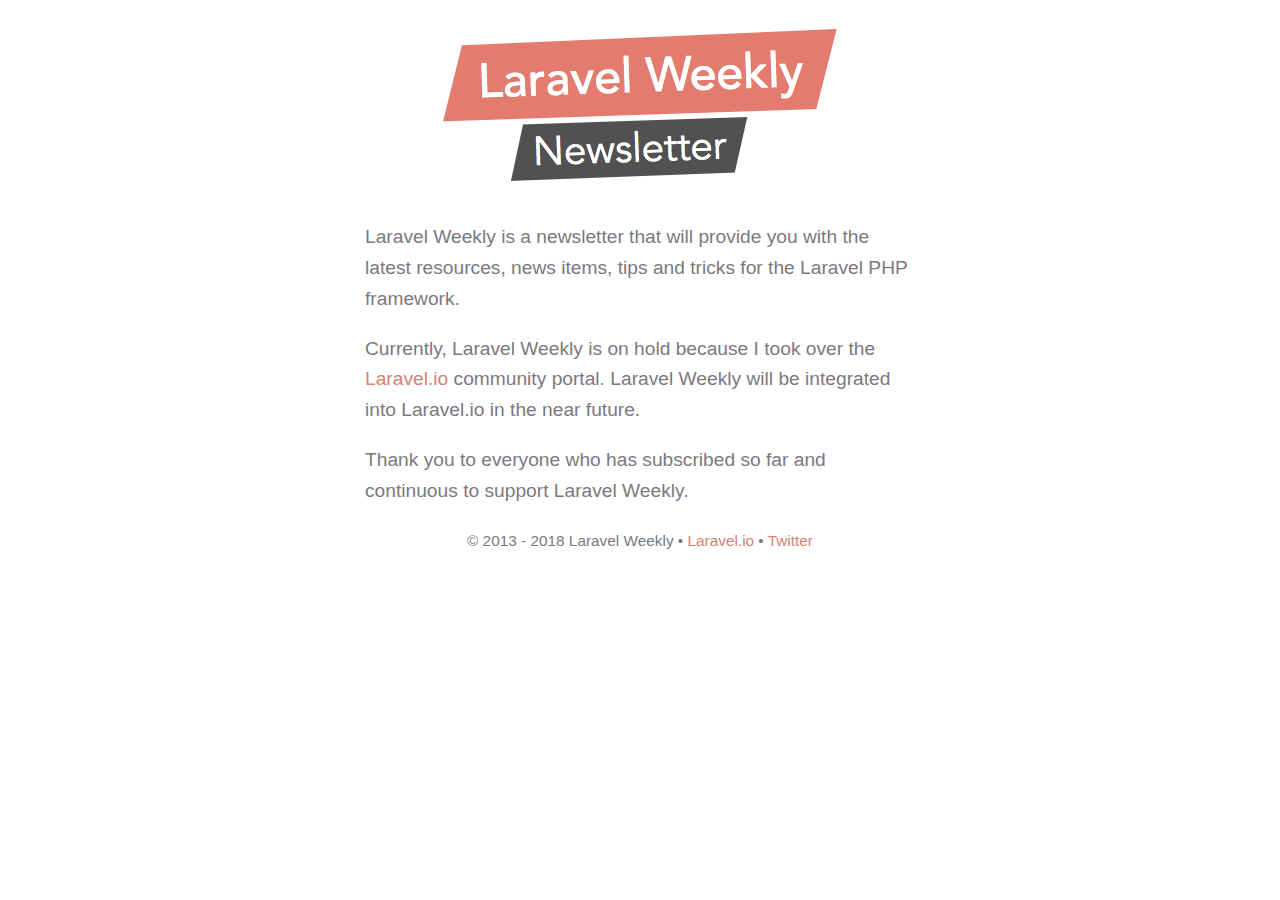
<file: index.html>
<!DOCTYPE html>
<html lang="en">
<head>
    <!-- Meta -->
    <meta http-equiv="Content-Type" content="text/html; charset=utf-8">
    <meta name="viewport" content="width=device-width, initial-scale=1">

    <!-- Info -->
    <title>Laravel Weekly</title>
    <meta name="description" content="A weekly Laravel newsletter full of resources, news, events and more.">

    <!-- Stylesheet -->
    <link rel="stylesheet" href="http://cdn-images.mailchimp.com/embedcode/classic-081711.css">
    <link rel="stylesheet" href="style.css">
</head>
<body>

<div id="container">
    <img src="laravel-weekly.png" alt="Laravel Weekly">

    <p>Laravel Weekly is a newsletter that will provide you with the latest resources, news items, tips and tricks for the Laravel PHP framework.</p>

    <p>Currently, Laravel Weekly is on hold because I took over the <a href="http://laravel.io">Laravel.io</a> community portal. Laravel Weekly will be integrated into Laravel.io in the near future.</p>

    <p>Thank you to everyone who has subscribed so far and continuous to support Laravel Weekly.</p>

    <p class="footer">
        &copy; 2013 - 2018 Laravel Weekly &bull;
        <a href="http://laravel.io">Laravel.io</a> &bull;
        <a href="https://twitter.com/laravelweekly">Twitter</a>
    </p>
</div>

<script>
    (function(f, a, t, h, o, m){
    a[h]=a[h]||function(){
    (a[h].q=a[h].q||[]).push(arguments)
    };
    o=f.createElement('script'),
    m=f.getElementsByTagName('script')[0];
    o.async=1; o.src=t; o.id='fathom-script';
    m.parentNode.insertBefore(o,m)
    })(document, window, 'https://cdn.usefathom.com/tracker.js', 'fathom');
    fathom('set', 'siteId', 'AXIAVRVG');
    fathom('trackPageview');
</script>
    
</body>
</html>
</file>
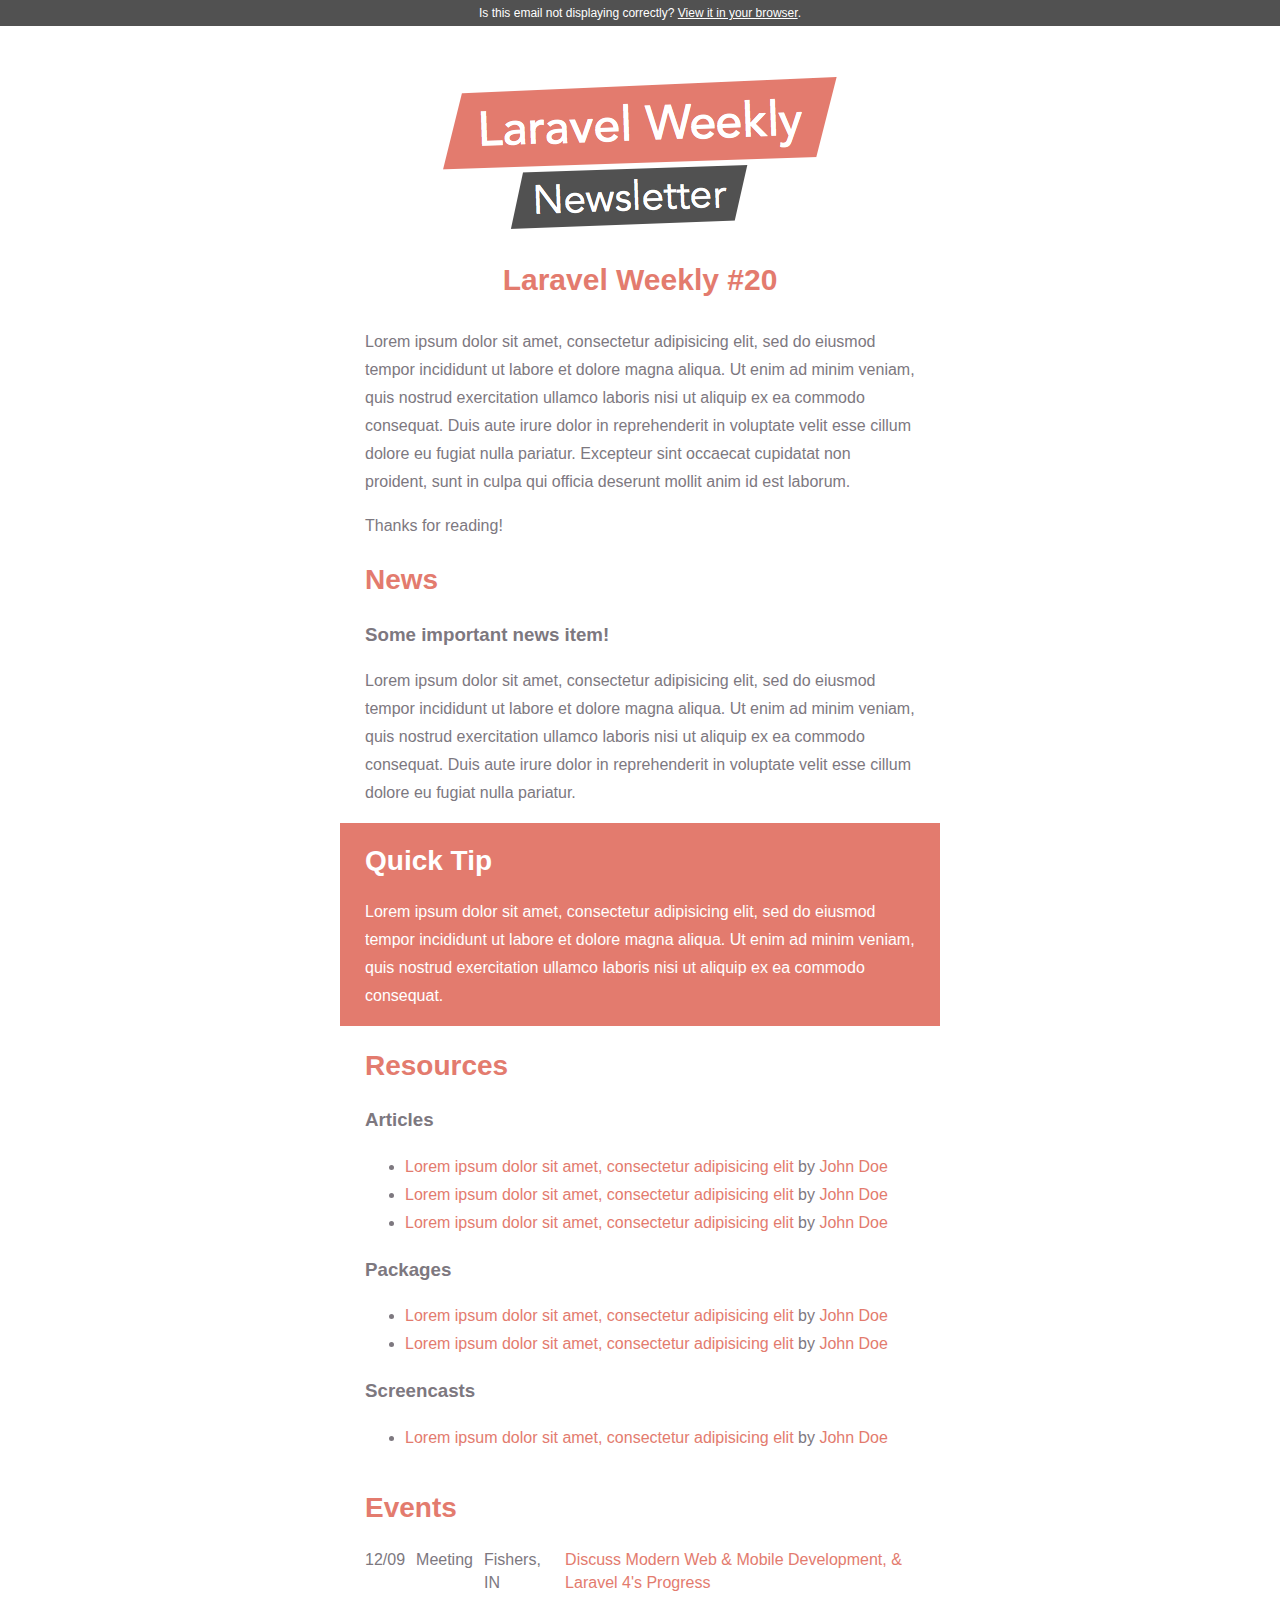
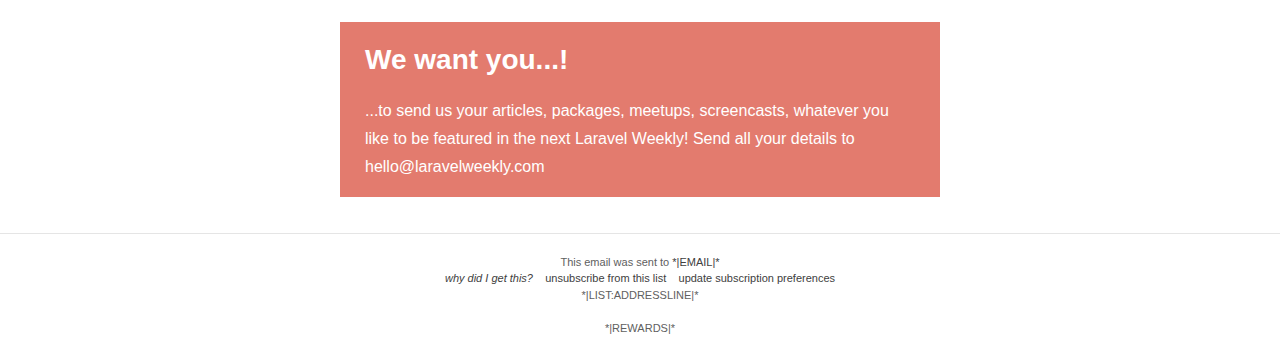
<file: newsletter.html>
<!DOCTYPE html PUBLIC "-//W3C//DTD XHTML 1.0 Strict//EN" "http://www.w3.org/TR/xhtml1/DTD/xhtml1-strict.dtd"> 
<html xmlns="http://www.w3.org/1999/xhtml">
<head>
    <!-- Meta -->
    <meta http-equiv="Content-Type" content="text/html; charset=UTF-8" />
    <meta property="og:title" content="*|MC:SUBJECT|*" /><!-- Facebook sharing information tags -->
    <meta name="viewport" content="width=device-width, initial-scale=1.0">

    <!-- Info -->
    <title>*|MC:SUBJECT|*</title>

    <!-- Styles -->
    <style type="text/css">
        /* Client-specific Styles */
        #outlook a {padding:0;} /* Force Outlook to provide a "view in browser" menu link. */
        body{width:100% !important; -webkit-text-size-adjust:100%; -ms-text-size-adjust:100%; margin:0; padding:0;} 

        /* Prevent Webkit and Windows Mobile platforms from changing default font sizes.*/ 
        .ExternalClass {width:100%;} /* Force Hotmail to display emails at full width */  
        .ExternalClass, .ExternalClass p, .ExternalClass span, .ExternalClass font, .ExternalClass td, .ExternalClass div {line-height: 100%;}

        /**
         * Forces Hotmail to display normal line spacing.
         * More on that: http://www.emailonacid.com/forum/viewthread/43/
         */ 
        #backgroundTable {margin:0; padding:0; width:100% !important; line-height: 100% !important;}
        /* End reset */

        /* Some sensible defaults for images
        Bring inline: Yes. */
        img {outline:none; text-decoration:none; -ms-interpolation-mode: bicubic;} 
        a img {border:none;} 
        .image_fix {display:block;}

        /* Yahoo paragraph fix
        Bring inline: Yes. */
        p {margin: 1em 0;}

        h1 {
            color: #E37B6E !important;
        }

        h1 a, h2 a, h3 a, h4 a, h5 a, h6 a {color: blue !important;}

        h1 a:active, h2 a:active,  h3 a:active, h4 a:active, h5 a:active, h6 a:active {
            color: red !important; /* Preferably not the same color as the normal header link color.  There is limited support for psuedo classes in email clients, this was added just for good measure. */
        }

        h1 a:visited, h2 a:visited,  h3 a:visited, h4 a:visited, h5 a:visited, h6 a:visited {
            color: purple !important; /* Preferably not the same color as the normal header link color. There is limited support for psuedo classes in email clients, this was added just for good measure. */
        }

        /* Outlook 07, 10 Padding issue fix
        Bring inline: No.*/
        table td {border-collapse: collapse;}

        /* Remove spacing around Outlook 07, 10 tables
        Bring inline: Yes */
        table { border-collapse:collapse; mso-table-lspace:0pt; mso-table-rspace:0pt; }

        /* Styling your links has become much simpler with the new Yahoo.  In fact, it falls in line with the main credo of styling in email and make sure to bring your styles inline.  Your link colors will be uniform across clients when brought inline.
        Bring inline: Yes. */
        a {color: #E37B6E;text-decoration: none;}

        p a:hover,
        li a:hover {
            text-decoration: underline;
        }

        @media only screen and (max-device-width: 480px) {
            /* Bare minimum to make email responsive on small screens. */
            body[yahoo] table { width: 100% !important; }
            body[yahoo] .img_100 {
                width: 100% !important;
                height: auto !important;
            }

            /* Part one of controlling phone number linking for mobile. */
            a[href^="tel"], a[href^="sms"] {
                text-decoration: none;
                color: blue; /* or whatever your want */
                cursor: default;
            }

            .mobile_link a[href^="tel"], .mobile_link a[href^="sms"] {
                text-decoration: default;
                color: orange !important;
                pointer-events: auto;
                cursor: default;
            }
        }

        @media only screen and (min-device-width: 768px) and (max-device-width: 1024px) {
            a[href^="tel"], a[href^="sms"] {
                text-decoration: none;
                color: blue;
                cursor: default;
            }

            .mobile_link a[href^="tel"], .mobile_link a[href^="sms"] {
                text-decoration: default;
                color: orange !important;
                pointer-events: auto;
                cursor: default;
            }
        }

        /* Mailchimp specific styles. */
        @media only screen and (max-width: 480px) {
            table[id="canspamBar"] td{font-size:14px !important;}
            table[id="canspamBar"] td a{display:block !important; margin-top:10px !important;}
        }
    </style>
</head>
<body yahoo="fix" style="background-color:#FFFFFF">

<table cellpadding="0" cellspacing="0" border="0" id="backgroundTable">
    <tr>
        <td width="100%" align="center" style="font-family:helvetica,arial,sans-serif;font-size:12px;line-height:26px;background-color:#515151;color:#FFFFFF;">
            <div mc:edit="std_preheader_links">
                <!-- *|IFNOT:ARCHIVE_PAGE|* -->Is this email not displaying correctly? <a href="*|ARCHIVE|*" target="_blank" style="color:#FFFFFF;text-decoration:underline;">View it in your browser</a>.<!-- *|END:IF|* -->
            </div>
        </td>
    </tr>

    <tr>
        <td valign="top" align="center">
            <table width="600" cellpadding="0" cellspacing="0" border="0">
                <tr><td height="50"></td></tr>
                <tr>
                    <td><img src="logo.png" width="600" height="153" class="img_100" /></td>
                </tr>
            </table>

            <table cellpadding="0" cellspacing="0" border="0" style="font-family:helvetica,arial,sans-serif;line-height:28px;color:#7D787F;">
                <tr>
                    <td width="25" valign="top"></td>
                    <td width="550" valign="top">
                        <div mc:edit="intro">
                            <h1 style="text-align:center;font-size:30px;color:#E37B6E;line-height:56px;">
                                Laravel Weekly #20
                            </h1>

                            <p>
                                Lorem ipsum dolor sit amet, consectetur adipisicing elit, sed do eiusmod
                                tempor incididunt ut labore et dolore magna aliqua. Ut enim ad minim veniam,
                                quis nostrud exercitation ullamco laboris nisi ut aliquip ex ea commodo
                                consequat. Duis aute irure dolor in reprehenderit in voluptate velit esse
                                cillum dolore eu fugiat nulla pariatur. Excepteur sint occaecat cupidatat non
                                proident, sunt in culpa qui officia deserunt mollit anim id est laborum.
                            </p>

                            <p>Thanks for reading!</p>
                        </div>

                        <h2 style="font-size:28px;color:#E37B6E;line-height:34px;">
                            News
                        </h2>

                        <div class="article" mc:repeatable>
                            <h3 mc:edit="news_title">Some important news item!</h3>

                            <p mc:edit="news_content">
                                Lorem ipsum dolor sit amet, consectetur adipisicing elit, sed do eiusmod
                                tempor incididunt ut labore et dolore magna aliqua. Ut enim ad minim veniam,
                                quis nostrud exercitation ullamco laboris nisi ut aliquip ex ea commodo
                                consequat. Duis aute irure dolor in reprehenderit in voluptate velit esse
                                cillum dolore eu fugiat nulla pariatur.
                            </p>
                        </div>
                    </td>
                    <td width="25" valign="top"></td>
                </tr>
                <tr style="background-color:#E37B6E;" mc:hideable>
                    <td width="25" valign="top"></td>
                    <td width="550" valign="top" style="color:#FFFFFF;" mc:edit="quick_tip">
                        <h2 style="font-size:28px">
                            Quick Tip
                        </h2>

                        <p>
                            Lorem ipsum dolor sit amet, consectetur adipisicing elit, sed do eiusmod
                            tempor incididunt ut labore et dolore magna aliqua. Ut enim ad minim veniam,
                            quis nostrud exercitation ullamco laboris nisi ut aliquip ex ea commodo
                            consequat.
                        </p>
                    </td>
                    <td width="25" valign="top"></td>
                </tr>
                <tr>
                    <td width="25" valign="top"></td>
                    <td width="550" valign="top" mc:edit="resources">
                        <h2 style="font-size:28px;color:#E37B6E;line-height:34px;">
                            Resources
                        </h2>

                        <h3>Articles</h3>

                        <ul>
                            <li><a href="#" style="color:#E37B6E;">Lorem ipsum dolor sit amet, consectetur adipisicing elit</a> by <a href="#" style="color:#E37B6E;">John Doe</a></li>
                            <li><a href="#" style="color:#E37B6E;">Lorem ipsum dolor sit amet, consectetur adipisicing elit</a> by <a href="#" style="color:#E37B6E;">John Doe</a></li>
                            <li><a href="#" style="color:#E37B6E;">Lorem ipsum dolor sit amet, consectetur adipisicing elit</a> by <a href="#" style="color:#E37B6E;">John Doe</a></li>
                        </ul>

                        <h3>Packages</h3>

                        <ul>
                            <li><a href="#" style="color:#E37B6E;">Lorem ipsum dolor sit amet, consectetur adipisicing elit</a> by <a href="#" style="color:#E37B6E;">John Doe</a></li>
                            <li><a href="#" style="color:#E37B6E;">Lorem ipsum dolor sit amet, consectetur adipisicing elit</a> by <a href="#" style="color:#E37B6E;">John Doe</a></li>
                        </ul>

                        <h3>Screencasts</h3>

                        <ul>
                            <li><a href="#" style="color:#E37B6E;">Lorem ipsum dolor sit amet, consectetur adipisicing elit</a> by <a href="#" style="color:#E37B6E;">John Doe</a></li>
                        </ul>
                    </td>
                    <td width="25" valign="top"></td>
                </tr>
                <tr>
                    <td width="25" valign="top"></td>
                    <td width="550" valign="top" mc:edit="calendar">
                        <h2 style="font-size:28px;color:#E37B6E;line-height:34px;">
                            Events
                        </h2>

                        <table cellpadding="0" cellspacing="0" border="0" width="550" style="line-height: 23px;">
                            <tr>
                                <td valign="top">12/09</td>
                                <td width="2%">&nbsp;</td>
                                <td valign="top">Meeting</td>
                                <td width="2%">&nbsp;</td>
                                <td valign="top">Fishers, IN</td>
                                <td width="2%">&nbsp;</td>
                                <td valign="top"><a href="http://www.meetup.com/Laravel-Modern-Web-Apps-in-Carmel-Fishers-Indianapolis/events/135898802/" style="color:#E37B6E;">Discuss Modern Web &amp; Mobile Development, &amp; Laravel 4&#39;s Progress</a></td>
                            </tr>
                            <!--<tr>
                                <td colspan="7" style="line-height: 15px; font-size: 0;">&nbsp;</td>
                            </tr>-->
                        </table>
                        <br>
                    </td>
                    <td width="25" valign="top"></td>
                </tr>
                <tr style="background-color:#E37B6E;" mc:hideable>
                    <td width="25" valign="top"></td>
                    <td width="550" valign="top" style="color:#FFFFFF;" mc:edit="call_for_content">
                        <h2 style="font-size:28px;">
                            We want you...!
                        </h2>

                        <p>
                            ...to send us your articles, packages, meetups, screencasts, whatever you like to be featured in the next Laravel Weekly! Send all your details to hello@laravelweekly.com
                        </p>
                    </td>
                    <td width="25" valign="top"></td>
                </tr>
            </table>
        </td>
    </tr>
</table>  

<center>
    <br>
    <br>
    <table border="0" cellpadding="0" cellspacing="0" width="100%" id="canspamBarWrapper" style="background-color:#FFFFFF; border-top:1px solid #E5E5E5;">
        <tr>
            <td align="center" valign="top" style="padding-top:20px; padding-bottom:20px;">
                <table border="0" cellpadding="0" cellspacing="0" id="canspamBar">
                    <tr>
                        <td align="center" valign="top" style="color:#606060; font-family:Helvetica, Arial, sans-serif; font-size:11px; line-height:150%; padding-right:20px; padding-bottom:5px; padding-left:20px; text-align:center;">
                            This email was sent to <a href="*|EMAIL|*" target="_blank" style="color:#404040 !important;">*|EMAIL|*</a>
                            <br>
                            <a href="*|ABOUT_LIST|*" target="_blank" style="color:#404040 !important;"><em>why did I get this?</em></a>&nbsp;&nbsp;&nbsp;&nbsp;<a href="*|UNSUB|*" style="color:#404040 !important;">unsubscribe from this list</a>&nbsp;&nbsp;&nbsp;&nbsp;<a href="*|UPDATE_PROFILE|*" style="color:#404040 !important;">update subscription preferences</a>
                            <br>
                            *|LIST:ADDRESSLINE|*
                            <br>
                            <br>
                            *|REWARDS|*
                        </td>
                    </tr>
                </table>
            </td>
        </tr>
    </table>
</center>

</body>
</html>
</file>
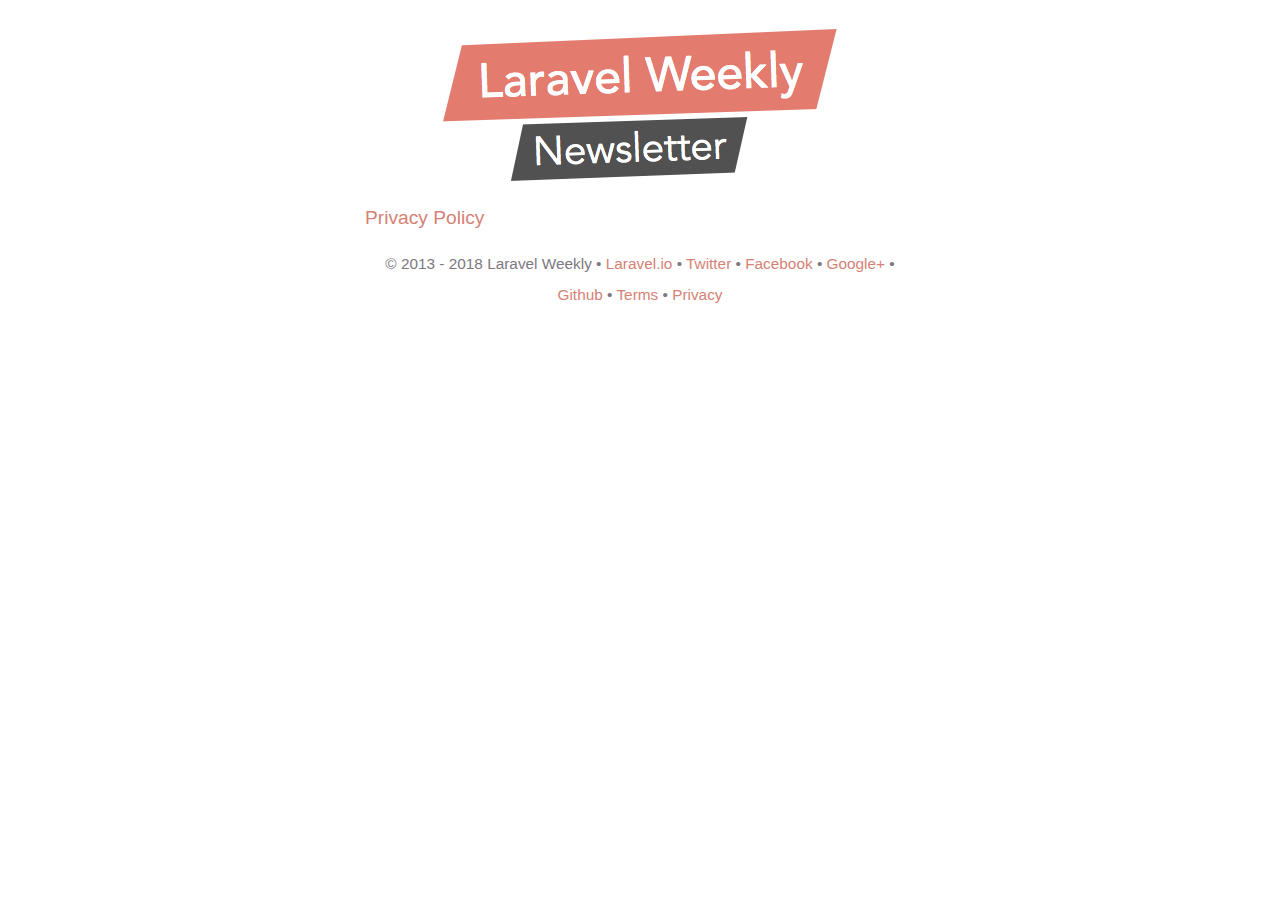
<file: privacy.html>
<!DOCTYPE html>
<html lang="en">
<head>
    <!-- Meta -->
    <meta http-equiv="Content-Type" content="text/html; charset=utf-8">
    <meta name="viewport" content="width=device-width, initial-scale=1">

    <!-- Info -->
    <title>Laravel Weekly</title>
    <meta name="description" content="A weekly Laravel newsletter full of resources, news, events and more.">

    <!-- Stylesheet -->
    <link rel="stylesheet" href="http://cdn-images.mailchimp.com/embedcode/classic-081711.css">
    <link rel="stylesheet" href="style.css">
</head>
<body>
    <div id="container">
        <a href="index.html"><img src="laravel-weekly.png" alt="Laravel Weekly"></a>

        <a href="https://www.iubenda.com/privacy-policy/57091628" class="iubenda-white iubenda-embed iub-body-embed" title="Privacy Policy">Privacy Policy</a> <script type="text/javascript">(function (w,d) {var loader = function () {var s = d.createElement("script"), tag = d.getElementsByTagName("script")[0]; s.src="https://cdn.iubenda.com/iubenda.js"; tag.parentNode.insertBefore(s,tag);}; if(w.addEventListener){w.addEventListener("load", loader, false);}else if(w.attachEvent){w.attachEvent("onload", loader);}else{w.onload = loader;}})(window, document);</script>

        <p class="footer">
            &copy; 2013 - 2018 Laravel Weekly &bull;
            <a href="http://laravel.io">Laravel.io</a> &bull;
            <a href="https://twitter.com/laravelweekly">Twitter</a> &bull;
            <a href="https://www.facebook.com/laravelio">Facebook</a> &bull;
            <a href="https://plus.google.com/114030303943229111045" rel="publisher">Google+</a> &bull;
            <a href="https://github.com/laravelio/laravelweekly">Github</a> &bull;
            <a href="terms.html">Terms</a> &bull;
            <a href="privacy.html">Privacy</a>
        </p>
    </div>
    
    <script>
        (function(f, a, t, h, o, m){
        a[h]=a[h]||function(){
        (a[h].q=a[h].q||[]).push(arguments)
        };
        o=f.createElement('script'),
        m=f.getElementsByTagName('script')[0];
        o.async=1; o.src=t; o.id='fathom-script';
        m.parentNode.insertBefore(o,m)
        })(document, window, 'https://cdn.usefathom.com/tracker.js', 'fathom');
        fathom('set', 'siteId', 'AXIAVRVG');
        fathom('trackPageview');
    </script>
</body>
</html>
</file>
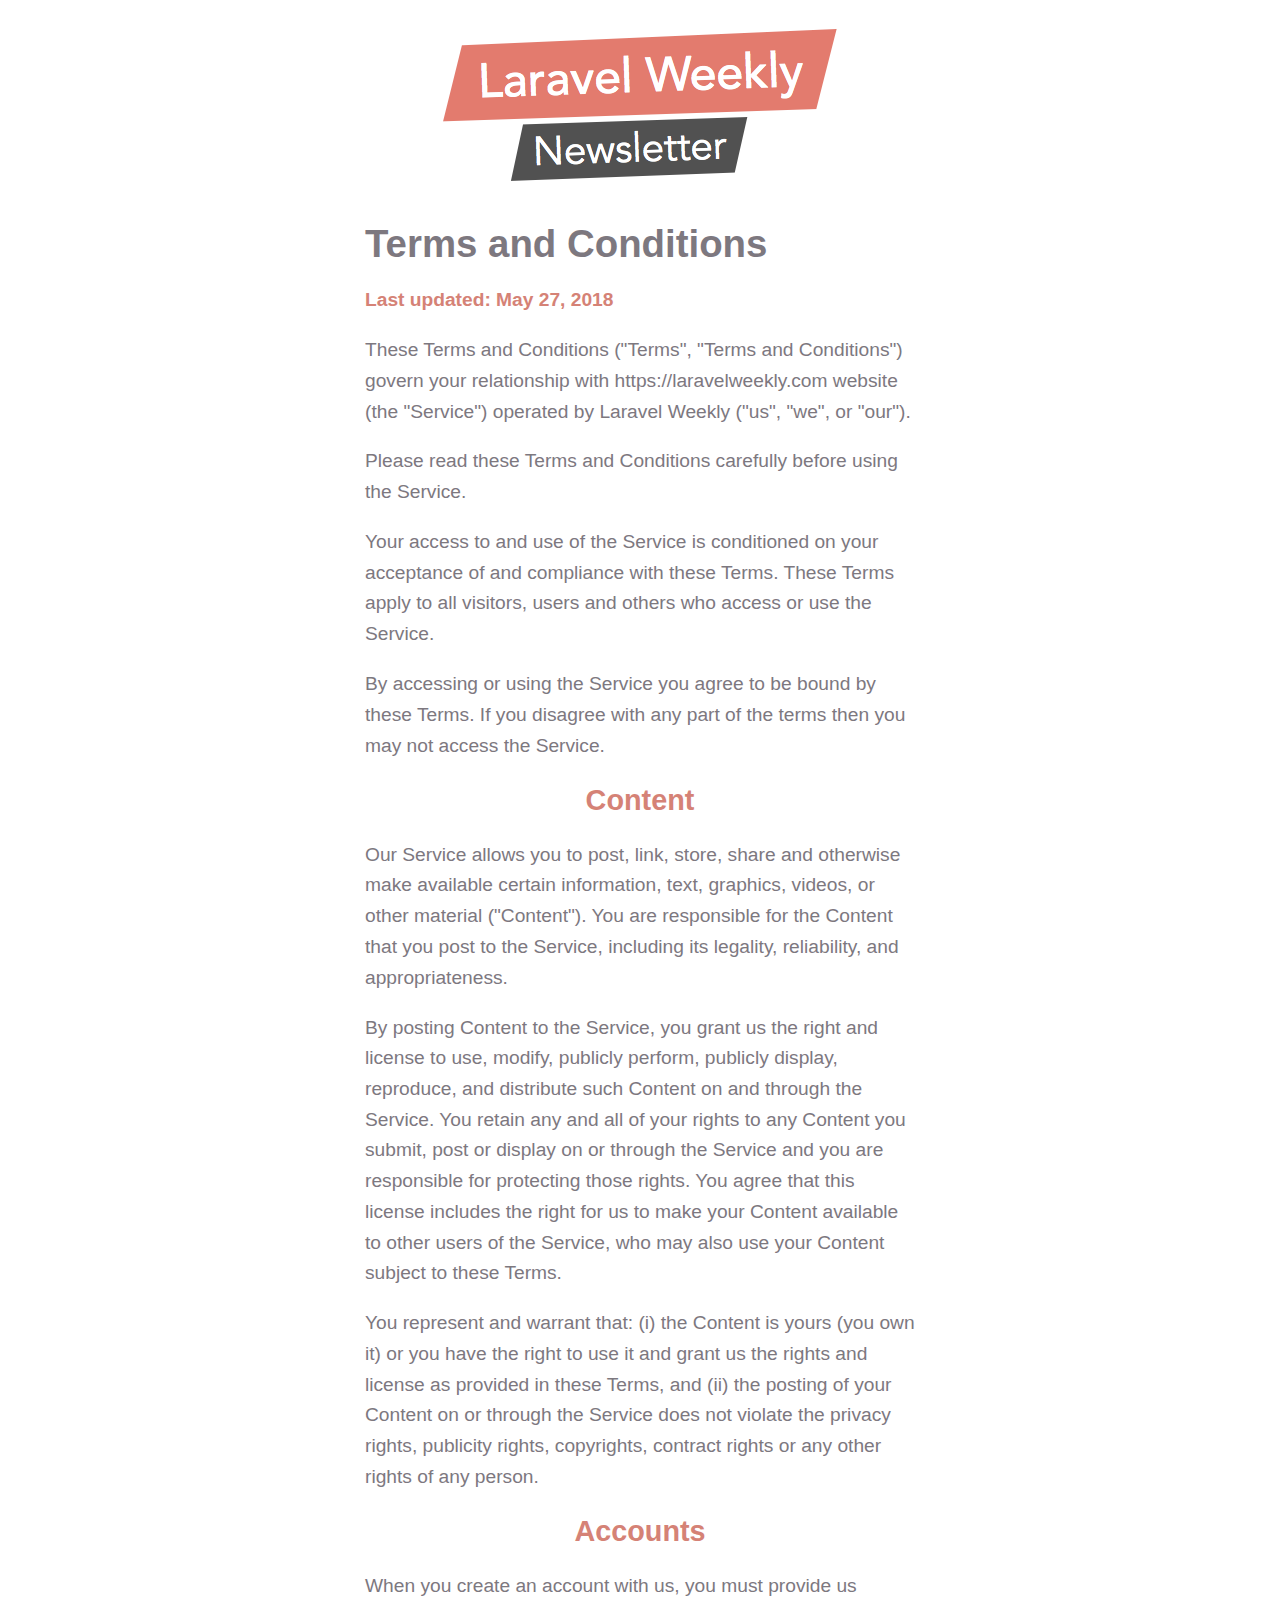
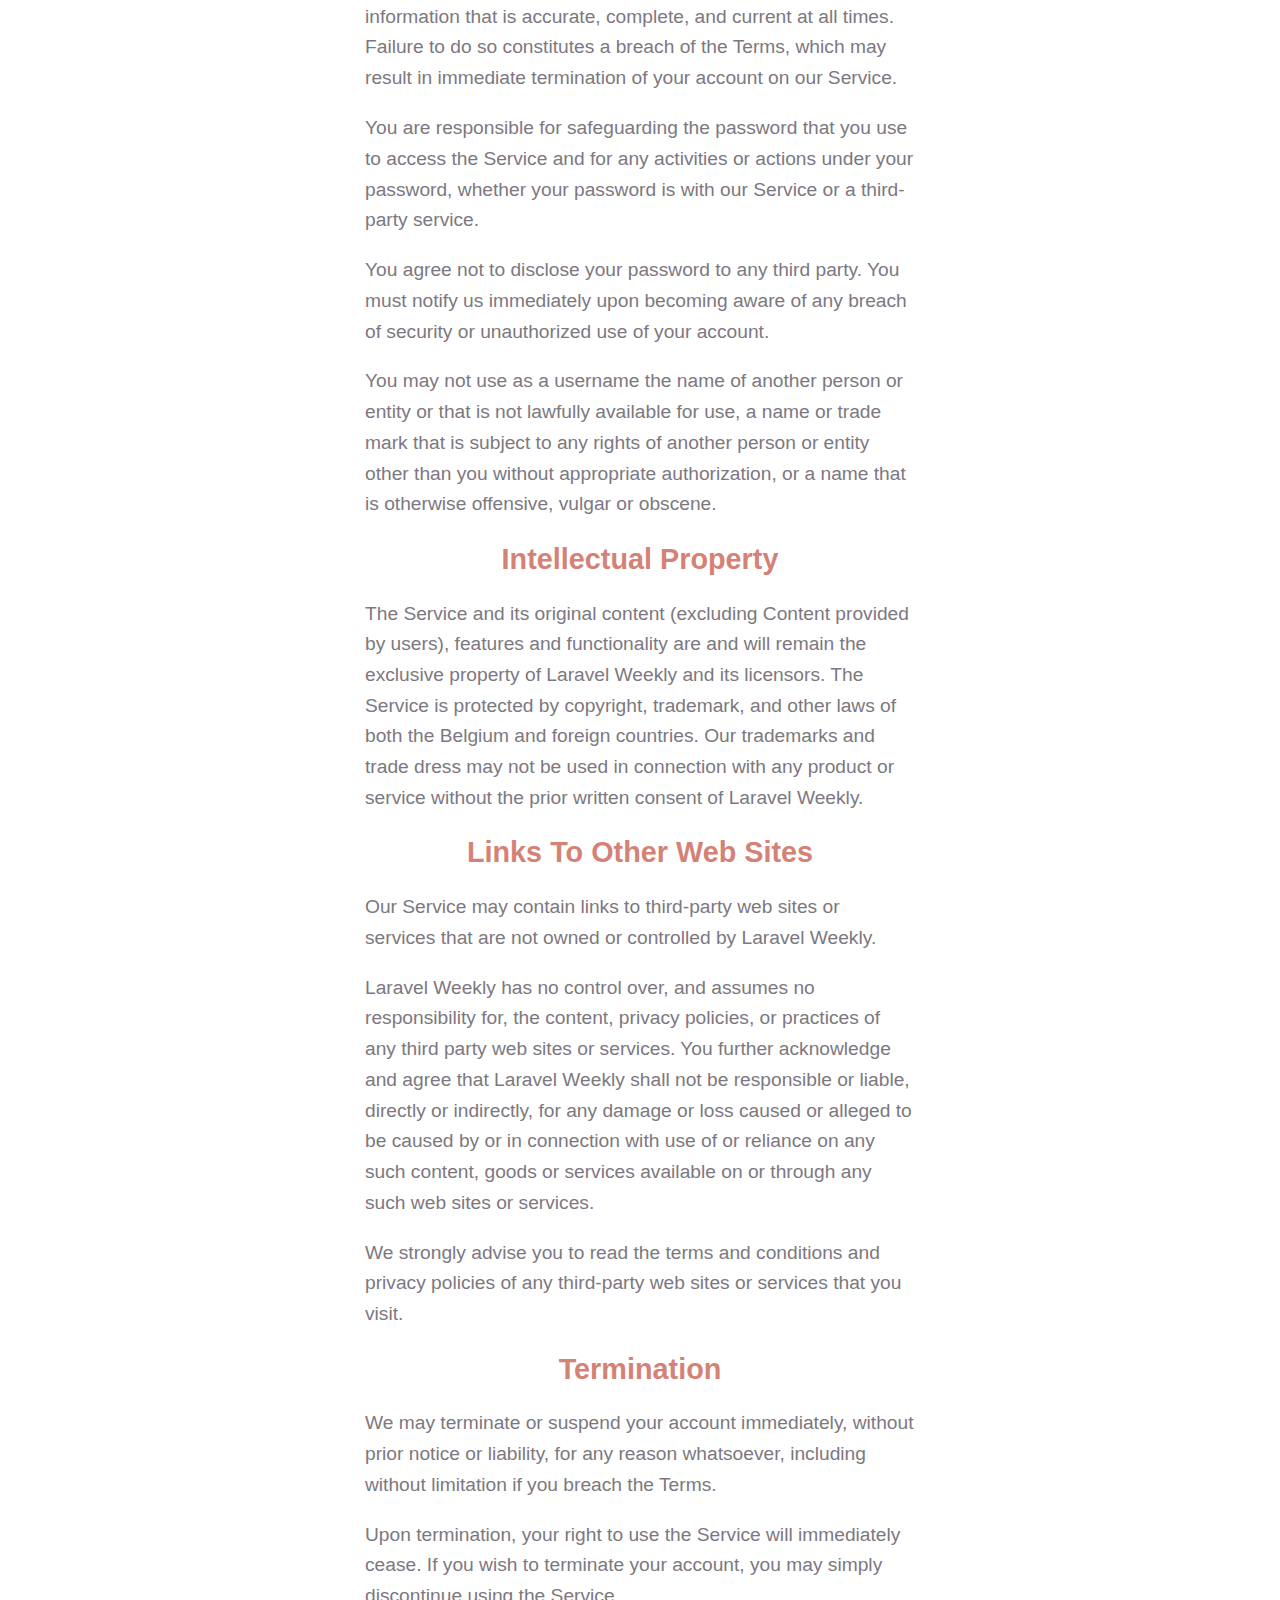
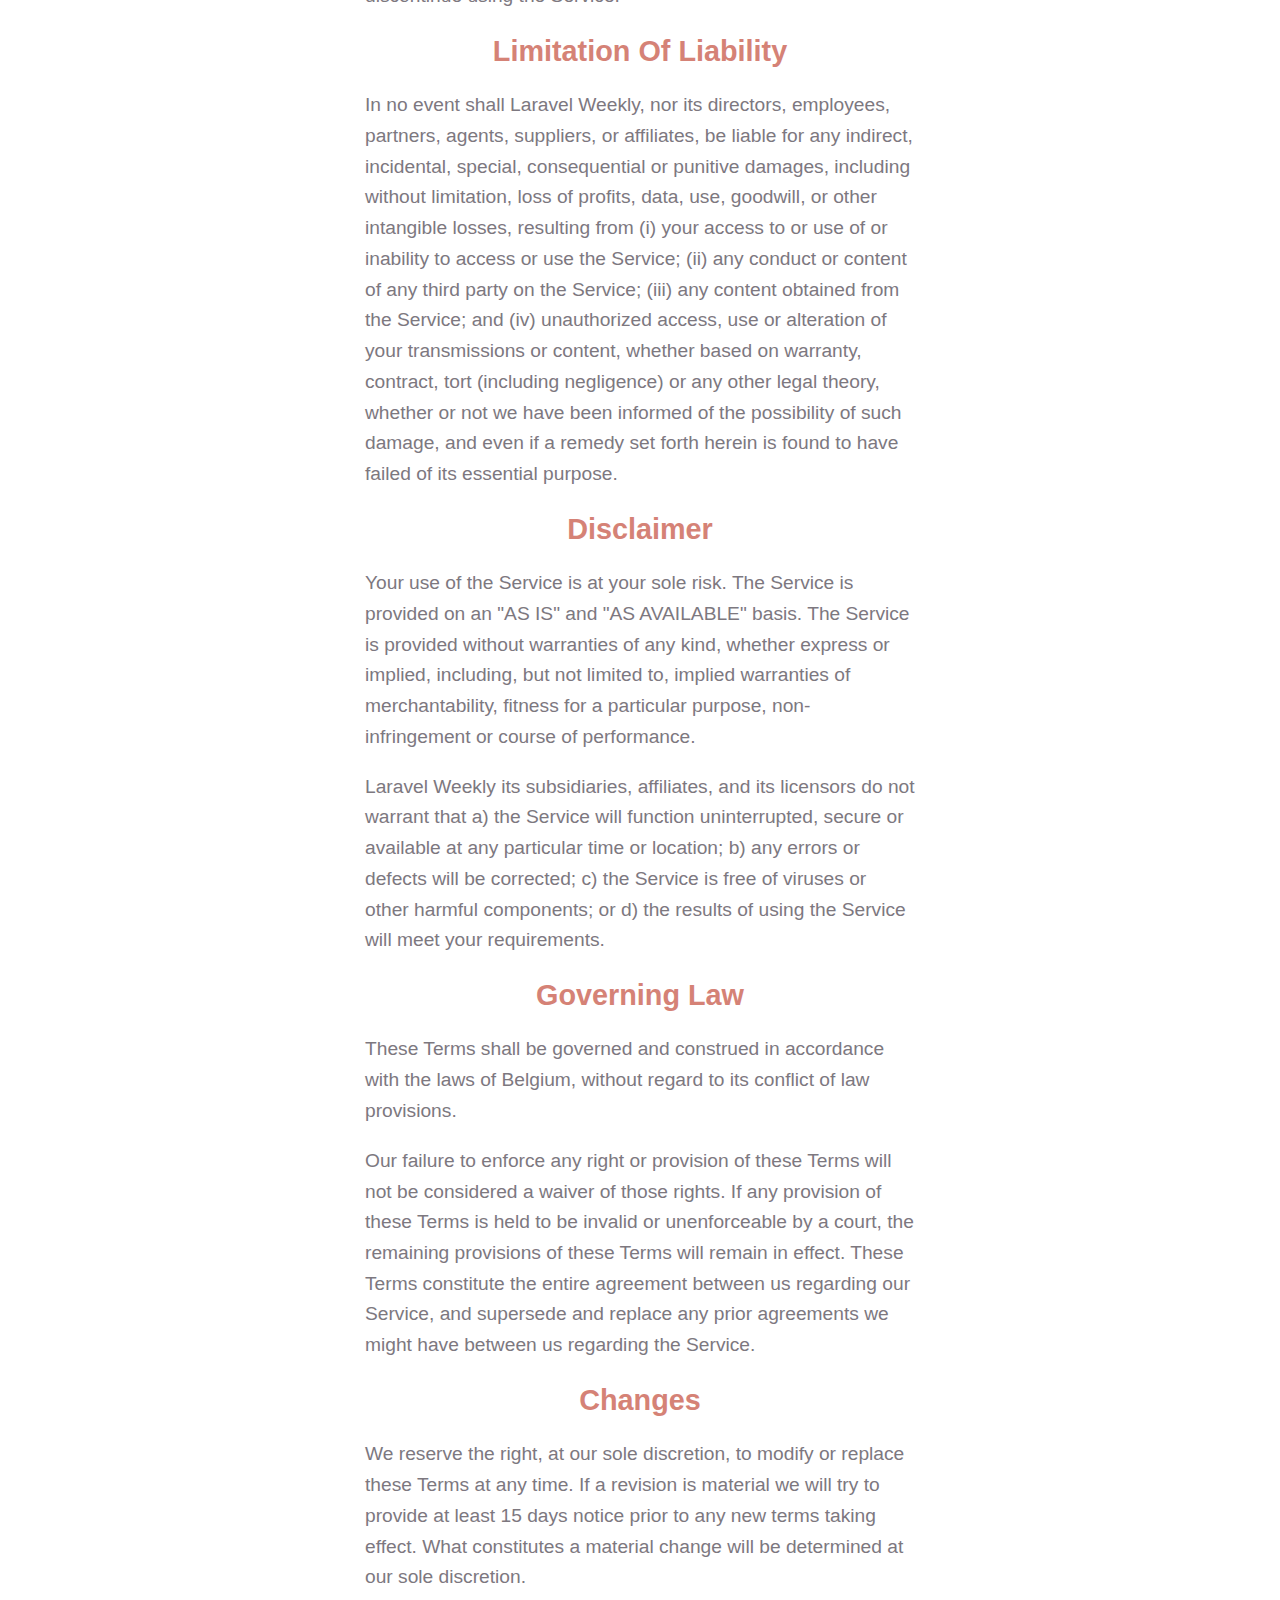
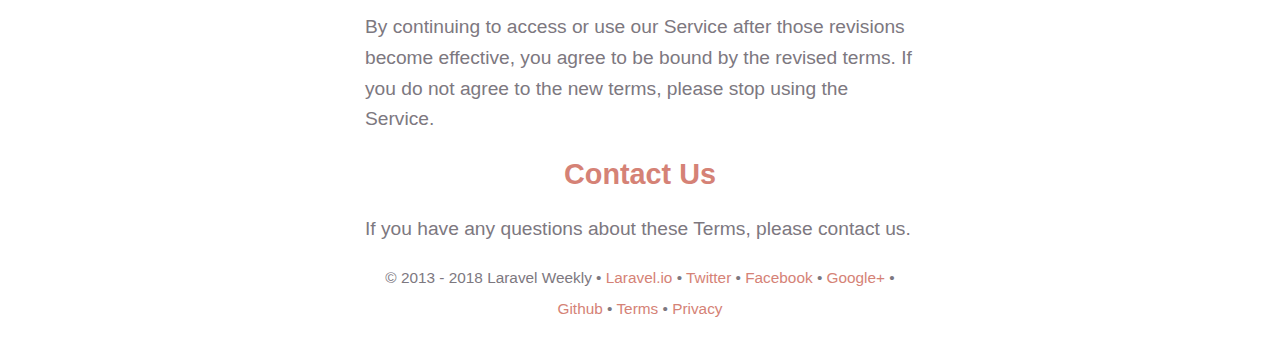
<file: terms.html>
<!DOCTYPE html>
<html lang="en">
<head>
    <!-- Meta -->
    <meta http-equiv="Content-Type" content="text/html; charset=utf-8">
    <meta name="viewport" content="width=device-width, initial-scale=1">

    <!-- Info -->
    <title>Laravel Weekly</title>
    <meta name="description" content="A weekly Laravel newsletter full of resources, news, events and more.">

    <!-- Stylesheet -->
    <link rel="stylesheet" href="http://cdn-images.mailchimp.com/embedcode/classic-081711.css">
    <link rel="stylesheet" href="style.css">

    <!-- Google Analytics -->
    <script type="text/javascript">
        var gaJsHost = (("https:" == document.location.protocol) ? "https://ssl." : "http://www.");
        document.write(unescape("%3Cscript src='" + gaJsHost + "google-analytics.com/ga.js' type='text/javascript'%3E%3C/script%3E"));
    </script>
    <script type="text/javascript">
        try {
            var _gaq = _gaq || [];
            _gaq.push(["_setAccount", "UA-18478762-7"]);
            _gaq.push(["_setDomainName", ".list-manage.com"]);
            _gaq.push(["_trackPageview"]);
            _gaq.push(["_setAllowLinker", true]);
        } catch(err) {console.log(err);}
    </script>
</head>
<body>
    <div id="container">
        <a href="index.html"><img src="laravel-weekly.png" alt="Laravel Weekly"></a>

        <h1>Terms and Conditions</h1>

        <p><strong>Last updated: May 27, 2018</strong></p>

        <p>These Terms and Conditions ("Terms", "Terms and Conditions") govern your relationship with https://laravelweekly.com website (the "Service") operated by Laravel Weekly ("us", "we", or "our").</p>

        <p>Please read these Terms and Conditions carefully before using the Service.</p>

        <p>Your access to and use of the Service is conditioned on your acceptance of and compliance with these Terms. These Terms apply to all visitors, users and others who access or use the Service.</p>

        <p>By accessing or using the Service you agree to be bound by these Terms. If you disagree with any part of the terms then you may not access the Service.</p>


        <h2>Content</h2>

        <p>Our Service allows you to post, link, store, share and otherwise make available certain information, text, graphics, videos, or other material ("Content"). You are responsible for the Content that you post to the Service, including its legality, reliability, and appropriateness.</p>

        <p>By posting Content to the Service, you grant us the right and license to use, modify, publicly perform, publicly display, reproduce, and distribute such Content on and through the Service. You retain any and all of your rights to any Content you submit, post or display on or through the Service and you are responsible for protecting those rights. You agree that this license includes the right for us to make your Content available to other users of the Service, who may also use your Content subject to these Terms.</p>

        <p>You represent and warrant that: (i) the Content is yours (you own it) or you have the right to use it and grant us the rights and license as provided in these Terms, and (ii) the posting of your Content on or through the Service does not violate the privacy rights, publicity rights, copyrights, contract rights or any other rights of any person.</p>


        <h2>Accounts</h2>

        <p>When you create an account with us, you must provide us information that is accurate, complete, and current at all times. Failure to do so constitutes a breach of the Terms, which may result in immediate termination of your account on our Service.</p>

        <p>You are responsible for safeguarding the password that you use to access the Service and for any activities or actions under your password, whether your password is with our Service or a third-party service.</p>

        <p>You agree not to disclose your password to any third party. You must notify us immediately upon becoming aware of any breach of security or unauthorized use of your account.</p>

        <p>You may not use as a username the name of another person or entity or that is not lawfully available for use, a name or trade mark that is subject to any rights of another person or entity other than you without appropriate authorization, or a name that is otherwise offensive, vulgar or obscene.</p>


        <h2>Intellectual Property</h2>

        <p>The Service and its original content (excluding Content provided by users), features and functionality are and will remain the exclusive property of Laravel Weekly and its licensors. The Service is protected by copyright, trademark, and other laws of both the Belgium and foreign countries. Our trademarks and trade dress may not be used in connection with any product or service without the prior written consent of Laravel Weekly.</p>


        <h2>Links To Other Web Sites</h2>

        <p>Our Service may contain links to third-party web sites or services that are not owned or controlled by Laravel Weekly.</p>

        <p>Laravel Weekly has no control over, and assumes no responsibility for, the content, privacy policies, or practices of any third party web sites or services. You further acknowledge and agree that Laravel Weekly shall not be responsible or liable, directly or indirectly, for any damage or loss caused or alleged to be caused by or in connection with use of or reliance on any such content, goods or services available on or through any such web sites or services.</p>

        <p>We strongly advise you to read the terms and conditions and privacy policies of any third-party web sites or services that you visit.</p>


        <h2>Termination</h2>

        <p>We may terminate or suspend your account immediately, without prior notice or liability, for any reason whatsoever, including without limitation if you breach the Terms.</p>

        <p>Upon termination, your right to use the Service will immediately cease. If you wish to terminate your account, you may simply discontinue using the Service.</p>


        <h2>Limitation Of Liability</h2>

        <p>In no event shall Laravel Weekly, nor its directors, employees, partners, agents, suppliers, or affiliates, be liable for any indirect, incidental, special, consequential or punitive damages, including without limitation, loss of profits, data, use, goodwill, or other intangible losses, resulting from (i) your access to or use of or inability to access or use the Service; (ii) any conduct or content of any third party on the Service; (iii) any content obtained from the Service; and (iv) unauthorized access, use or alteration of your transmissions or content, whether based on warranty, contract, tort (including negligence) or any other legal theory, whether or not we have been informed of the possibility of such damage, and even if a remedy set forth herein is found to have failed of its essential purpose.</p>


        <h2>Disclaimer</h2>

        <p>Your use of the Service is at your sole risk. The Service is provided on an "AS IS" and "AS AVAILABLE" basis. The Service is provided without warranties of any kind, whether express or implied, including, but not limited to, implied warranties of merchantability, fitness for a particular purpose, non-infringement or course of performance.</p>

        <p>Laravel Weekly its subsidiaries, affiliates, and its licensors do not warrant that a) the Service will function uninterrupted, secure or available at any particular time or location; b) any errors or defects will be corrected; c) the Service is free of viruses or other harmful components; or d) the results of using the Service will meet your requirements.</p>


        <h2>Governing Law</h2>

        <p>These Terms shall be governed and construed in accordance with the laws of Belgium, without regard to its conflict of law provisions.</p>

        <p>Our failure to enforce any right or provision of these Terms will not be considered a waiver of those rights. If any provision of these Terms is held to be invalid or unenforceable by a court, the remaining provisions of these Terms will remain in effect. These Terms constitute the entire agreement between us regarding our Service, and supersede and replace any prior agreements we might have between us regarding the Service.</p>


        <h2>Changes</h2>

        <p>We reserve the right, at our sole discretion, to modify or replace these Terms at any time. If a revision is material we will try to provide at least 15 days notice prior to any new terms taking effect. What constitutes a material change will be determined at our sole discretion.</p>

        <p>By continuing to access or use our Service after those revisions become effective, you agree to be bound by the revised terms. If you do not agree to the new terms, please stop using the Service.</p>


        <h2>Contact Us</h2>

        <p>If you have any questions about these Terms, please contact us.</p>

        <p class="footer">
            &copy; 2013 - 2018 Laravel Weekly &bull;
            <a href="http://laravel.io">Laravel.io</a> &bull;
            <a href="https://twitter.com/laravelweekly">Twitter</a> &bull;
            <a href="https://www.facebook.com/laravelio">Facebook</a> &bull;
            <a href="https://plus.google.com/114030303943229111045" rel="publisher">Google+</a> &bull;
            <a href="https://github.com/laravelio/laravelweekly">Github</a> &bull;
            <a href="terms.html">Terms</a> &bull;
            <a href="privacy.html">Privacy</a>
        </p>
    </div>
</body>
</html>
</file>
<file: style.css>
/* General
---------------------------------------------------------*/

body {
    color: #7D787F;
    background-color: white;
    font-family: "Helvetica Neue", Helvetica, Arial, sans-serif;
    font-size: 1.2em;
    line-height: 1.6em;
}

a {
    color: #D58276;
    text-decoration: none;
}
a:hover {
    text-decoration: underline;
}

strong {
    color: #D58276;
    font-weight: bold;
}

hr {
    background-color: #ccc;
    border: none;
    height: 1px;
}

.text-center {
    text-align: center;
}

h2 {
    color: #D58276;
    text-align: center;
}

/* Container
---------------------------------------------------------*/

#container {
    margin: 0 auto;
    max-width: 550px;
}

#container img {
    display: block;
    margin: 0 auto;
    max-width: 100%;
}

/* Form
---------------------------------------------------------*/

#mc_embed_signup .mc-field-group label {
    color: #7D787F;
    font-size: .9em;
    font-weight: bold;
}
#mc_embed_signup .mc-field-group input {
    background-color: #EEEEEE;
    border: 2px solid #EBBDB5;
    color: #333;
    font-size: 0.8em;
    padding: 10px 2%;
    width: 96%;
}

#mc_embed_signup .button {
    background-color: #D58276;
    margin-top: 20px;
}

/* Past Issues
---------------------------------------------------------*/

#past-issues {
    width: 100%;
}
#past-issues th {
    text-align: left;
}
#past-issues tr th:last-child,
#past-issues tr td:last-child {
    text-align: center;
}

/* Footer
---------------------------------------------------------*/

.footer {
    font-size: .8em;
    text-align: center;
}
</file>
